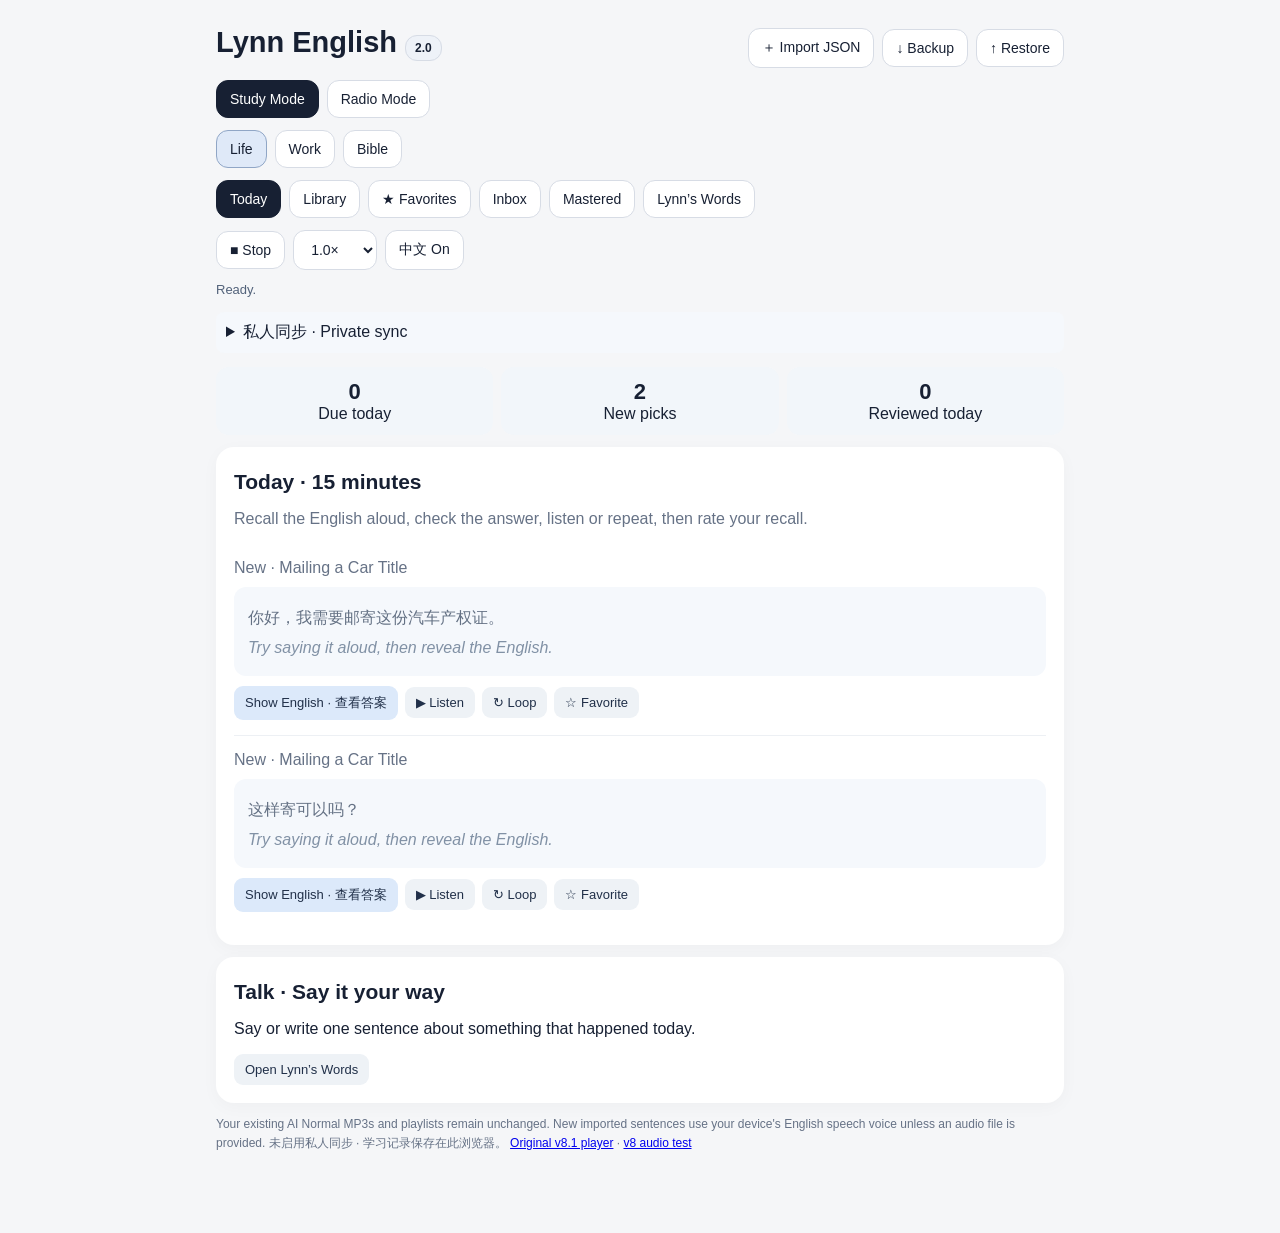
<file: index.html>
<!doctype html>
<html lang="en">
<head>
<meta charset="utf-8">
<meta name="viewport" content="width=device-width,initial-scale=1,viewport-fit=cover">
<meta name="theme-color" content="#f5f6f8">
<title>Lynn English 2.0</title>
<link rel="stylesheet" href="v2.css">
</head>
<body>
<main class="app">
 <header class="topline">
  <div>
   <h1>Lynn English <span class="pill">2.0</span></h1>
  </div>
  <div class="tools">
   <button id="importBtn" type="button" title="Import a JSON lesson from ChatGPT">＋ Import JSON</button>
   <button id="exportBtn" type="button" title="Download your favorites, review history and imported lessons">↓ Backup</button>
   <button id="restoreBtn" type="button" title="Merge a saved backup">↑ Restore</button>
  </div>
 </header>
 <input id="importFile" type="file" accept=".json,application/json" aria-label="Import lessons JSON">
 <input id="restoreFile" type="file" accept=".json,application/json" aria-label="Restore a Lynn English backup">
 <nav id="nav" aria-label="Study navigation">
  <div class="nav modes" aria-label="Learning modes">
   <button type="button" data-mode="study">Study Mode</button>
   <button type="button" data-mode="radio">Radio Mode</button>
  </div>
  <div class="nav channels" aria-label="Learning areas">
   <button type="button" data-channel="life">Life</button>
   <button type="button" data-channel="work">Work</button>
   <button type="button" data-channel="bible">Bible</button>
  </div>
  <div class="nav views" aria-label="Study views">
   <button type="button" data-view="today">Today</button>
   <button type="button" data-view="library">Library</button>
   <button type="button" data-view="favorites">★ Favorites</button>
   <button type="button" data-view="inbox">Inbox</button>
   <button type="button" data-view="mastered">Mastered</button>
   <button type="button" data-view="words">Lynn’s Words</button>
  </div>
 </nav>
 <div class="controls">
  <button id="stopBtn" type="button">■ Stop</button>
  <select id="rate" aria-label="Playback speed">
   <option value="0.85">0.85×</option>
   <option value="0.95">0.95×</option>
   <option value="1.0" selected>1.0×</option>
   <option value="1.1">1.1×</option>
  </select>
  <button id="zhbtn" type="button">中文 On</button>
 </div>
 <div class="status" id="status" role="status" aria-live="polite">Loading your lessons…</div>
 <details class="reading" id="syncPanel">
  <summary id="syncLabel">私人同步 · Private sync</summary>
  <p id="syncNotice">首次同步前请先备份。确认合并后才上传本机学习记录。</p>
  <p id="syncStatus" role="status">仅本机保存</p>
  <form id="syncLogin" class="word-form" hidden>
    <label>邮箱<input name="email" type="email" autocomplete="username" required></label>
    <label>密码<input name="password" type="password" autocomplete="current-password" required></label>
    <div class="row"><button>登录</button><button type="button" id="syncReset">找回密码</button></div>
  </form>
  <div class="row" id="syncSession" hidden>
    <button id="syncVerify" hidden>发送验证邮件</button>
    <button id="syncSignout">退出同步</button>
    <button id="syncArchive">导出含冲突版本的备份</button>
    <details>
     <summary>删除云端账户</summary>
     <label>重新输入密码 <input type="password" id="syncDeletePassword" autocomplete="current-password" required></label>
     <button id="syncDeleteAccount">永久删除云端数据与账户</button>
    </details>
  </div>
  <button id="syncClearLocal" hidden>清除这台设备的个人记录</button>
  <div id="syncMigration" hidden>
    <p id="syncPreview"></p>
    <div id="syncDifferences"></div>
    <button id="syncBackup">下载本机迁移前备份</button>
    <label><input type="checkbox" id="syncBackupConfirmed">已妥善保存本机备份</label>
    <button id="syncConfirm">确认合并并启用同步</button>
  </div>
  <div id="syncConflicts"></div>
 </details>
 <section id="content"></section>
 <footer class="note">
  Your existing AI Normal MP3s and playlists remain unchanged. New imported sentences use your device's English speech voice unless an audio file is provided.
  <span id="syncFooter">未启用私人同步 · 学习记录保存在此浏览器。可以随时下载 Backup。</span>
  <a href="index-v8.1.html">Original v8.1 player</a> · <a href="v8.html">v8 audio test</a>
 </footer>
 <audio id="player" preload="metadata"></audio>
</main>
<script src="tracks.js"></script>
<script src="accounting.js"></script>
<script src="track-audio.js"></script>
<script src="sentence-audio.js"></script>
<script src="v2-core.js"></script>
<script src="unified-content.js"></script>
<script src="v2-app.js"></script>
<script src="sync-config.js"></script>
<script src="v2-sync-core.js"></script>
<script type="module" src="v2-sync.js"></script>
</body>
</html>
</file>
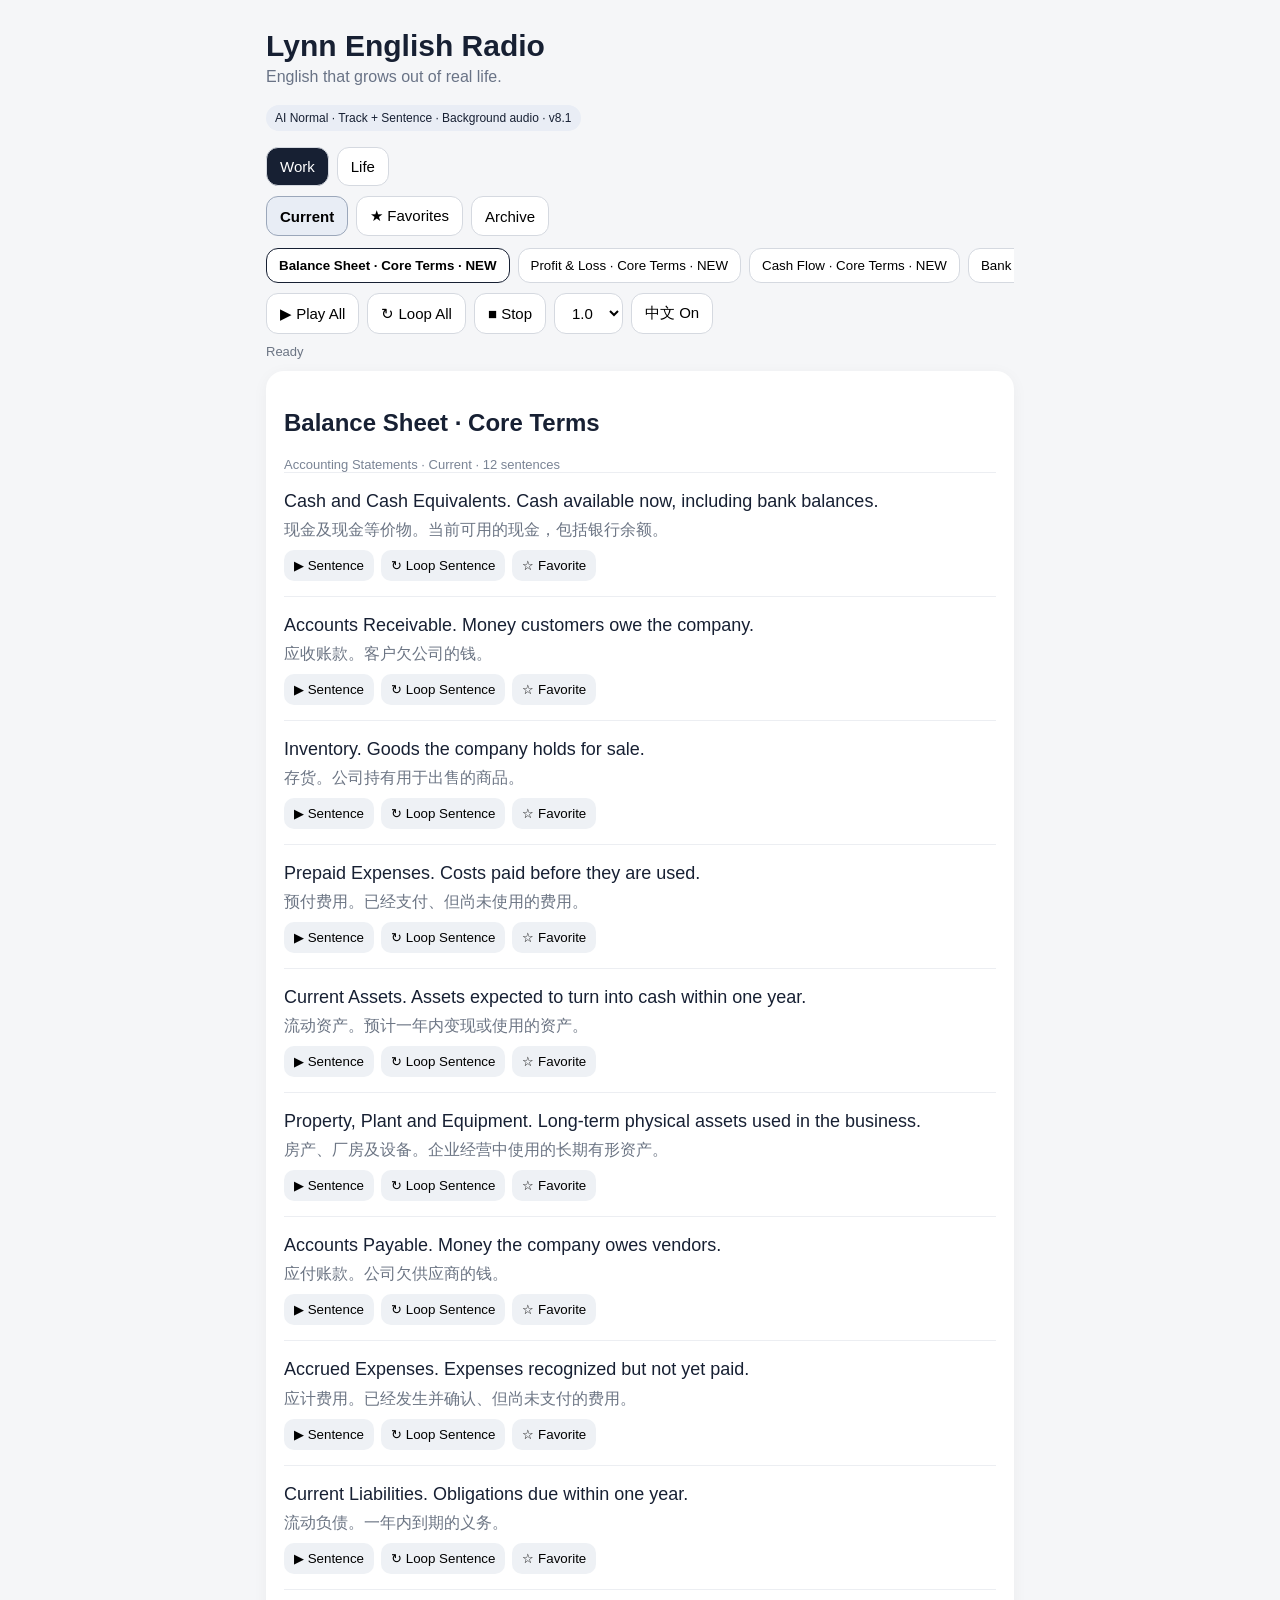
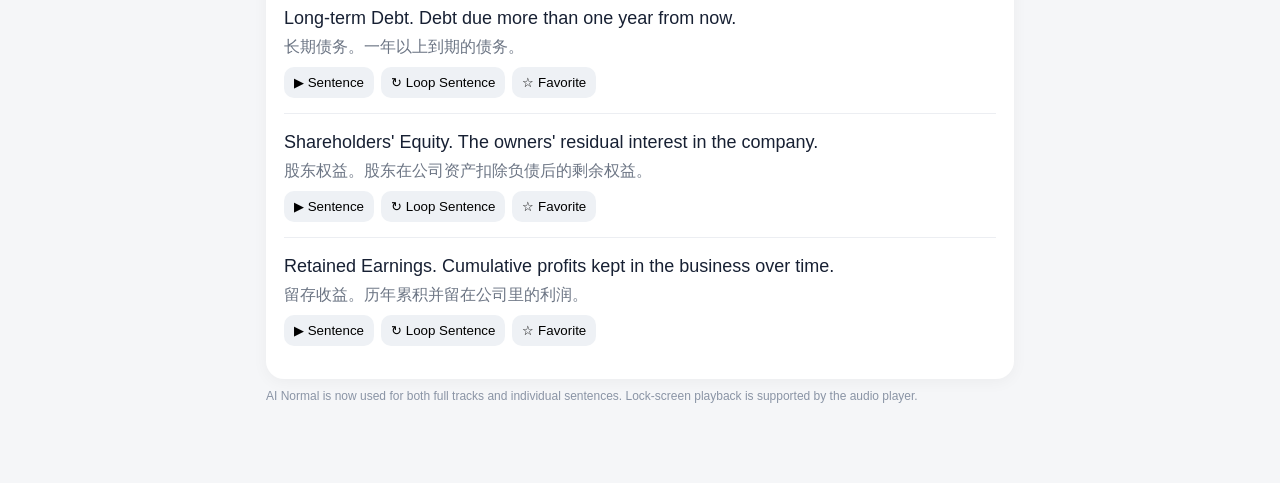
<file: index-v8.1.html>
<!doctype html><html><head><meta charset="utf-8"><meta name="viewport" content="width=device-width,initial-scale=1,viewport-fit=cover"><title>Lynn English Radio</title><style>
:root{font-family:-apple-system,BlinkMacSystemFont,"Segoe UI",sans-serif;color:#172033;background:#f5f6f8}*{box-sizing:border-box}body{margin:0}.app{max-width:780px;margin:auto;padding:24px 16px 80px}h1{font-size:30px;margin:5px 0}.sub{color:#697386;margin-bottom:14px}.tabs,.views,.controls{display:flex;gap:8px;flex-wrap:wrap}.tabs{margin-bottom:10px}.views{margin-bottom:12px}.tabs button,.views button,.controls button,.controls select{border:1px solid #d5d9e0;background:white;border-radius:12px;padding:10px 13px;font-size:15px}.tabs button.active{background:#172033;color:white}.views button.active{background:#e8edf5;border-color:#9ba7ba;font-weight:700}.badge{display:inline-block;background:#e9edf5;padding:6px 9px;border-radius:999px;font-size:12px;margin:5px 0 16px}.tracklist{display:flex;gap:8px;overflow:auto;padding-bottom:10px}.trackbtn{min-width:max-content;border:1px solid #d5d9e0;background:white;border-radius:12px;padding:9px 12px}.trackbtn.active{border-color:#172033;font-weight:700}.card{background:white;border-radius:18px;padding:18px;margin-top:12px;box-shadow:0 3px 16px #0000000b}.meta{color:#7a8495;font-size:13px}.sentence{border-top:1px solid #eceef2;padding:15px 0}.sentence:first-of-type{border-top:0}.en{font-size:18px;line-height:1.45}.zh{color:#6c7584;margin:6px 0}.source{font-size:12px;color:#8791a2;margin-top:4px}.row{display:flex;gap:7px;margin-top:9px;flex-wrap:wrap}.row button{border:0;background:#eef1f5;border-radius:10px;padding:8px 10px}.row button.starred{background:#fff1c7}.playing{outline:2px solid #172033;border-radius:10px;padding:8px}.status{font-size:13px;color:#6c7584;margin-top:10px}.empty{color:#7a8495;padding:20px 0}.note{font-size:12px;color:#8a94a5;margin-top:10px}@media(max-width:480px){h1{font-size:26px}.controls button,.controls select{flex:1}.en{font-size:17px}}
</style></head><body><main class="app"><h1>Lynn English Radio</h1><div class="sub">English that grows out of real life.</div><div class="badge">AI Normal · Track + Sentence · Background audio · v8.1</div><div class="tabs"><button id="work">Work</button><button id="life">Life</button></div><div class="views"><button id="currentView">Current</button><button id="favoritesView">★ Favorites</button><button id="archiveView">Archive</button></div><div class="tracklist" id="tracklist"></div><div class="controls"><button onclick="playAll(false)">▶ Play All</button><button onclick="playAll(true)">↻ Loop All</button><button onclick="stopAll()">■ Stop</button><select id="rate"><option>.85</option><option>.95</option><option selected>1.0</option><option>1.1</option></select><button id="zhbtn">中文 On</button></div><div class="status" id="status">Ready</div><section class="card" id="card"></section><div class="note">AI Normal is now used for both full tracks and individual sentences. Lock-screen playback is supported by the audio player.</div></main>
<script src="tracks.js"></script><script src="accounting.js"></script><script src="track-audio.js"></script><script src="sentence-audio.js"></script><script>
const T=window.LYNN_TRACKS,TRACK_AUDIO=window.LYNN_TRACK_AUDIO||{},SENTENCE_AUDIO=window.LYNN_SENTENCE_AUDIO||{};
let channel=localStorage.channel||'work',view=localStorage.view||'current',ti=0,mode='stop',si=0,showZh=localStorage.zh!=='off',timer=null;
let favorites;try{favorites=new Set(JSON.parse(localStorage.favorites||'[]'))}catch(e){favorites=new Set();localStorage.favorites='[]'}
const media=new Audio();media.preload='metadata';media.setAttribute('playsinline','');media.setAttribute('webkit-playsinline','');
function key(t,s){return [t.channel,t.title,s.en].join('||')}
function pools(){return T.filter(t=>t.channel===channel&&((view==='archive')?t.status==='archive':t.status!=='archive'))}
function favItems(){let a=[];T.filter(t=>t.channel===channel).forEach(t=>t.sentences.forEach(s=>{if(favorites.has(key(t,s)))a.push({t,s})}));return a}
function curTrack(){return pools()[ti]}
function items(){if(view==='favorites')return favItems().map(x=>({en:x.s.en,zh:x.s.zh,t:x.t,s:x.s}));let t=curTrack();return t?t.sentences.map(s=>({en:s.en,zh:s.zh,t,s})):[]}
function sentenceNumber(it){return it&&it.t&&it.s?it.t.sentences.indexOf(it.s)+1:0}
function sentenceSrc(it){let n=sentenceNumber(it);return n&&SENTENCE_AUDIO[it.t.title]?SENTENCE_AUDIO[it.t.title][String(n)]:null}
function setActive(){document.querySelectorAll('.tabs button').forEach(b=>b.classList.toggle('active',b.id===channel));currentView.classList.toggle('active',view==='current');favoritesView.classList.toggle('active',view==='favorites');archiveView.classList.toggle('active',view==='archive')}
function sentenceHTML(it,i,showSource=false){let k=key(it.t,it.s),fav=favorites.has(k);return `<div class="sentence" id="s${i}"><div class="en">${it.en}</div><div class="zh" style="display:${showZh?'block':'none'}">${it.zh}</div>${showSource?`<div class="source">${it.t.title} · ${it.t.meta}</div>`:''}<div class="row"><button onclick="playOne(${i})">▶ Sentence</button><button onclick="loopOne(${i})">↻ Loop Sentence</button><button class="${fav?'starred':''}" onclick="toggleFavorite(${i})">${fav?'★ Saved':'☆ Favorite'}</button></div></div>`}
function render(){setActive();localStorage.channel=channel;localStorage.view=view;let list=pools();if(view==='favorites'){tracklist.innerHTML='';let its=items();card.innerHTML=`<h2>Favorites</h2><div class="meta">${its.length} saved sentences · ${channel==='work'?'Work':'Life'}</div>`+(its.length?its.map((it,i)=>sentenceHTML(it,i,true)).join(''):'<div class="empty">Tap ☆ Favorite on any sentence to build your personal rotation.</div>');zhbtn.textContent='中文 '+(showZh?'On':'Off');return}if(ti>=list.length)ti=0;tracklist.innerHTML=list.map((t,i)=>`<button class="trackbtn ${i===ti?'active':''}" onclick="choose(${i})">${t.title}${t.meta==='Accounting Statements · Current'&&view==='current'?' · NEW':''}</button>`).join('');if(!list.length){card.innerHTML=`<h2>${view==='archive'?'Archive':'Current'}</h2><div class="empty">${view==='archive'?'Nothing archived yet.':'No tracks here yet.'}</div>`;return}let t=curTrack(),its=items();card.innerHTML=`<h2>${t.title}</h2><div class="meta">${t.meta} · ${its.length} sentences</div>`+its.map((it,i)=>sentenceHTML(it,i,false)).join('');zhbtn.textContent='中文 '+(showZh?'On':'Off')}
function choose(i){stopAll();ti=i;render()}
function setChannel(c){stopAll();channel=c;ti=0;render()}work.onclick=()=>setChannel('work');life.onclick=()=>setChannel('life');
function setView(v){stopAll();view=v;ti=0;render()}currentView.onclick=()=>setView('current');favoritesView.onclick=()=>setView('favorites');archiveView.onclick=()=>setView('archive');
zhbtn.onclick=()=>{showZh=!showZh;localStorage.zh=showZh?'on':'off';render()};
rate.onchange=()=>{localStorage.rate=rate.value;media.playbackRate=+rate.value};rate.value=localStorage.rate||'1.0';media.playbackRate=+rate.value;
function mark(i){document.querySelectorAll('.sentence').forEach(x=>x.classList.remove('playing'));let e=document.getElementById('s'+i);if(e)e.classList.add('playing')}
function setSession(title,subtitle){if(!('mediaSession' in navigator))return;try{navigator.mediaSession.metadata=new MediaMetadata({title,artist:'Lynn English Radio · AI Normal',album:subtitle||'Lynn English Radio'});navigator.mediaSession.setActionHandler('play',()=>media.play());navigator.mediaSession.setActionHandler('pause',()=>media.pause());navigator.mediaSession.setActionHandler('stop',()=>stopAll())}catch(e){}}
function playMedia(src,loop,onended,title,subtitle){if(!src){status.textContent='Audio not available yet.';return false}media.onended=null;media.pause();media.loop=!!loop;media.src=src;media.playbackRate=+rate.value;setSession(title,subtitle);media.onended=()=>{if(onended)onended();else if(!media.loop){mode='stop';status.textContent='Ready'}};media.play().catch(()=>status.textContent='Tap play again to start audio.');return true}
function playOne(i){let its=items(),it=its[i];if(!it)return;stopAll();mode='one';si=i;mark(i);status.textContent=it.en+' · AI Normal';playMedia(sentenceSrc(it),false,()=>{if(mode==='one'){mode='stop';status.textContent='Ready'}},it.en,it.t.title)}
function loopOne(i){let its=items(),it=its[i];if(!it)return;stopAll();mode='sentence';si=i;mark(i);status.textContent='Looping · '+it.en+' · AI Normal';playMedia(sentenceSrc(it),true,null,it.en,it.t.title)}
function playTrack(loop){let t=curTrack(),src=t&&TRACK_AUDIO[t.title];if(!t||!src)return false;stopAll();mode=loop?'mediaLoop':'media';status.textContent=(loop?'Looping · ':'Playing · ')+t.title+' · AI Normal';return playMedia(src,loop,()=>{mode='stop';status.textContent='Ready'},t.title,t.meta)}
function nextFavorite(loop){let its=items();if(!its.length||!mode.startsWith('fav'))return;if(si>=its.length){if(loop)si=0;else{mode='stop';status.textContent='Ready';return}}let it=its[si];mark(si);status.textContent=it.en+' · AI Normal';playMedia(sentenceSrc(it),false,()=>{si++;nextFavorite(loop)},it.en,it.t.title)}
function playAll(loop){if(view!=='favorites'&&playTrack(loop))return;let its=items();if(!its.length){status.textContent='Nothing to play';return}stopAll();mode=loop?'favloop':'fav';si=0;nextFavorite(loop)}
function stopAll(){mode='stop';if(timer)clearTimeout(timer);timer=null;media.onended=null;media.pause();try{media.currentTime=0}catch(e){}media.loop=false;status.textContent='Stopped';document.querySelectorAll('.sentence').forEach(x=>x.classList.remove('playing'))}
function toggleFavorite(i){let it=items()[i];if(!it)return;let k=key(it.t,it.s);favorites.has(k)?favorites.delete(k):favorites.add(k);localStorage.favorites=JSON.stringify([...favorites]);stopAll();render()}
render();
</script></body></html>
</file>
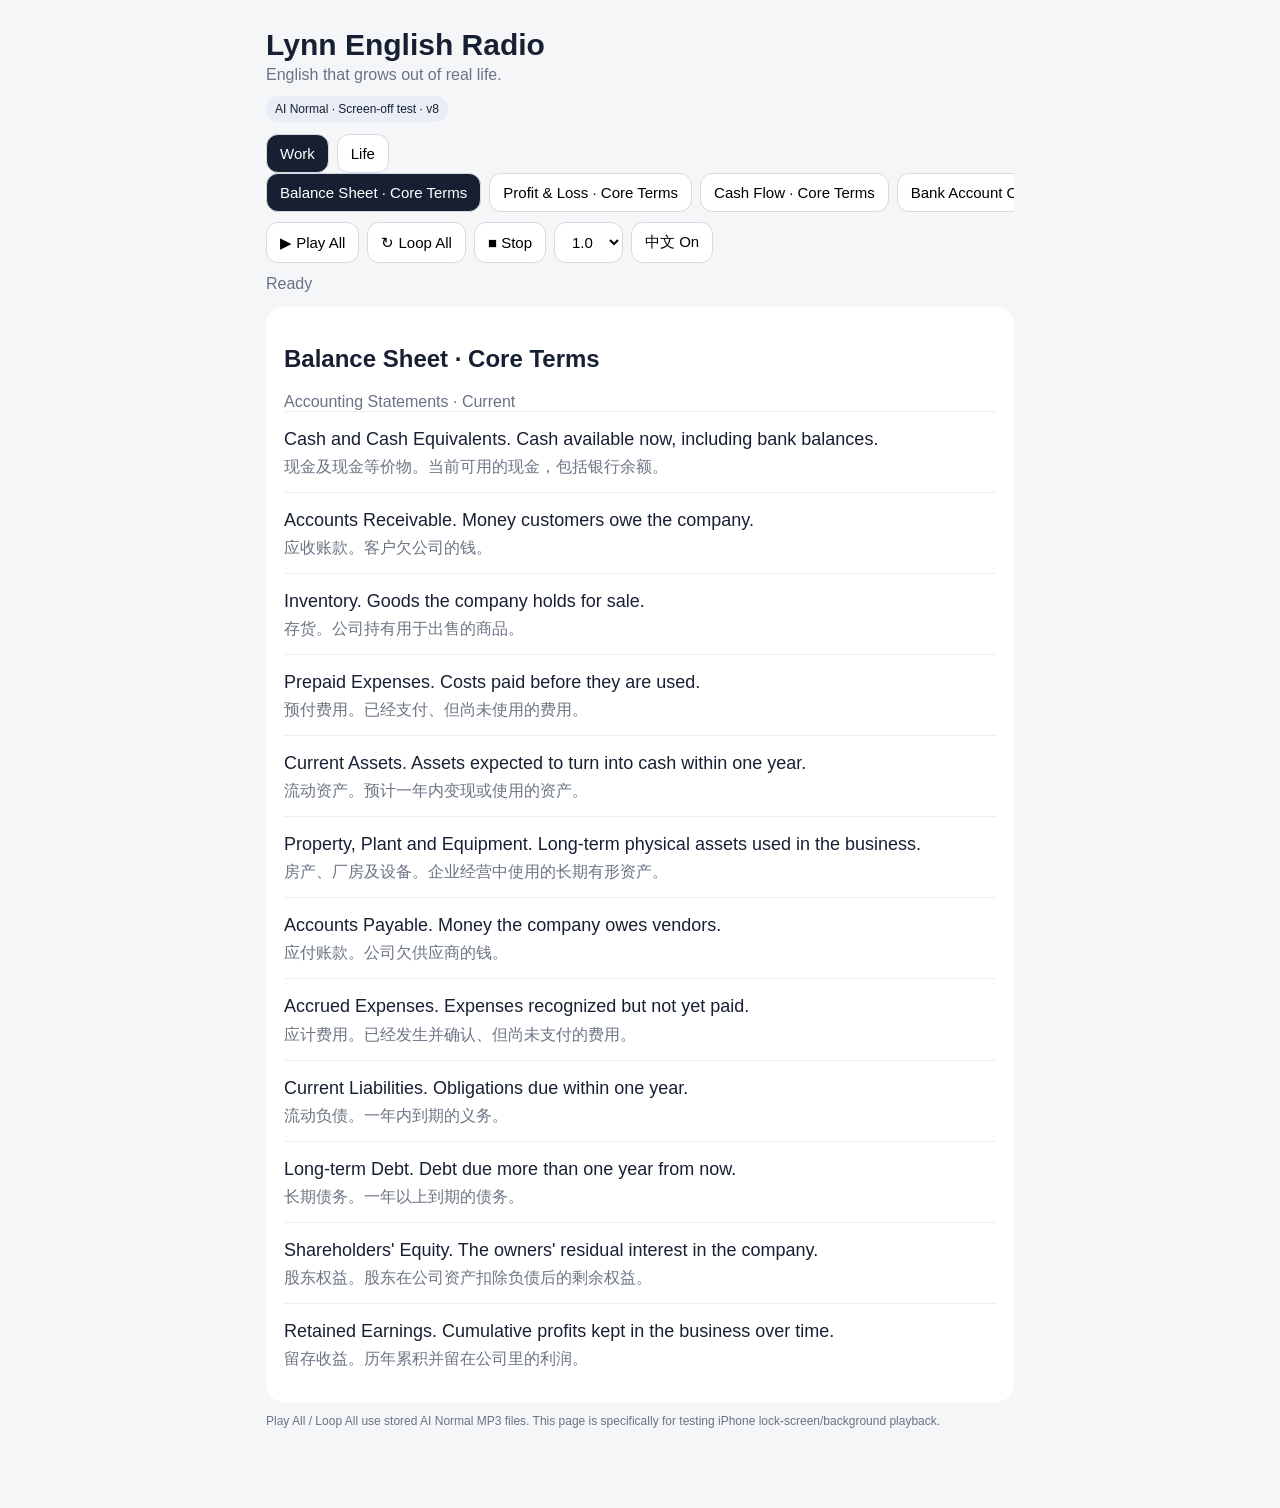
<file: v8.html>
<!doctype html>
<html>
<head>
<meta charset="utf-8">
<meta name="viewport" content="width=device-width,initial-scale=1,viewport-fit=cover">
<meta name="apple-mobile-web-app-capable" content="yes">
<title>Lynn English Radio v8</title>
<style>
:root{font-family:-apple-system,BlinkMacSystemFont,"Segoe UI",sans-serif;color:#172033;background:#f5f6f8}
*{box-sizing:border-box}body{margin:0}.app{max-width:780px;margin:auto;padding:24px 16px 80px}
h1{font-size:30px;margin:4px 0}.sub,.status,.note{color:#697386}.badge{display:inline-block;background:#e9edf5;padding:6px 9px;border-radius:999px;font-size:12px;margin:12px 0}
.tabs,.controls,.tracklist,.row{display:flex;gap:8px;flex-wrap:wrap}.tracklist{overflow:auto;flex-wrap:nowrap;padding-bottom:10px}
button,select{border:1px solid #d5d9e0;background:white;border-radius:12px;padding:10px 13px;font-size:15px}
.tabs button.active,.trackbtn.active{background:#172033;color:white}.trackbtn{min-width:max-content}
.card{background:white;border-radius:18px;padding:18px;margin-top:14px}.sentence{border-top:1px solid #eceef2;padding:14px 0}.sentence:first-of-type{border-top:0}
.en{font-size:18px;line-height:1.45}.zh{color:#6c7584;margin-top:5px}.status{margin:12px 0}.note{font-size:12px;margin-top:12px}
@media(max-width:480px){h1{font-size:27px}.controls button,.controls select{flex:1}.en{font-size:17px}}
</style>
</head>
<body>
<main class="app">
<h1>Lynn English Radio</h1>
<div class="sub">English that grows out of real life.</div>
<div class="badge">AI Normal · Screen-off test · v8</div>

<div class="tabs"><button id="work">Work</button><button id="life">Life</button></div>
<div class="tracklist" id="tracklist"></div>

<div class="controls">
<button id="play">▶ Play All</button>
<button id="loop">↻ Loop All</button>
<button id="stop">■ Stop</button>
<select id="rate"><option>.85</option><option>.95</option><option selected>1.0</option><option>1.1</option></select>
<button id="zhbtn">中文 On</button>
</div>

<div class="status" id="status">Ready</div>
<section class="card" id="card"></section>
<div class="note">Play All / Loop All use stored AI Normal MP3 files. This page is specifically for testing iPhone lock-screen/background playback.</div>
<audio id="player" preload="metadata"></audio>
</main>

<script src="tracks.js?v=8"></script>
<script src="accounting.js?v=8"></script>
<script src="track-audio.js?v=8"></script>
<script>
const T=window.LYNN_TRACKS||[], A=window.LYNN_TRACK_AUDIO||{};
let channel=localStorage.v8channel||'work', ti=0, showZh=localStorage.v8zh!=='off';
const player=document.getElementById('player'), rate=document.getElementById('rate'), status=document.getElementById('status');
rate.value=localStorage.v8rate||'1.0'; player.playbackRate=+rate.value;

function pool(){return T.filter(t=>t.channel===channel&&t.status!=='archive')}
function cur(){return pool()[ti]}
function render(){
  document.getElementById('work').classList.toggle('active',channel==='work');
  document.getElementById('life').classList.toggle('active',channel==='life');
  const p=pool(); if(ti>=p.length)ti=0;
  tracklist.innerHTML=p.map((t,i)=>'<button class="trackbtn '+(i===ti?'active':'')+'" onclick="choose('+i+')">'+t.title+'</button>').join('');
  const t=cur(); if(!t){card.innerHTML='No tracks';return}
  card.innerHTML='<h2>'+t.title+'</h2><div class="sub">'+t.meta+'</div>'+t.sentences.map((s,i)=>'<div class="sentence"><div class="en">'+s.en+'</div><div class="zh" style="display:'+(showZh?'block':'none')+'">'+s.zh+'</div></div>').join('');
  zhbtn.textContent='中文 '+(showZh?'On':'Off');
}
function choose(i){stop();ti=i;render()}
function setChannel(c){stop();channel=c;localStorage.v8channel=c;ti=0;render()}
work.onclick=()=>setChannel('work'); life.onclick=()=>setChannel('life');
zhbtn.onclick=()=>{showZh=!showZh;localStorage.v8zh=showZh?'on':'off';render()};
rate.onchange=()=>{localStorage.v8rate=rate.value;player.playbackRate=+rate.value};

function mediaSession(t){
  if(!('mediaSession' in navigator))return;
  try{
    navigator.mediaSession.metadata=new MediaMetadata({title:t.title,artist:'Lynn English Radio',album:'AI Normal'});
    navigator.mediaSession.setActionHandler('play',()=>player.play());
    navigator.mediaSession.setActionHandler('pause',()=>player.pause());
    navigator.mediaSession.setActionHandler('seekbackward',d=>player.currentTime=Math.max(0,player.currentTime-(d.seekOffset||15)));
    navigator.mediaSession.setActionHandler('seekforward',d=>player.currentTime=Math.min(player.duration||Infinity,player.currentTime+(d.seekOffset||15)));
    navigator.mediaSession.setActionHandler('stop',()=>stop());
  }catch(e){}
}
function start(looping){
  const t=cur(), src=t&&A[t.title];
  if(!src){status.textContent='AI audio is not ready for this track.';return}
  player.pause(); player.src=src+'?v=8'; player.loop=!!looping; player.playbackRate=+rate.value;
  mediaSession(t); status.textContent=(looping?'Looping · ':'Playing · ')+t.title+' · AI Normal';
  player.play().catch(()=>status.textContent='Tap Play All once more to start.');
}
function stop(){player.pause();player.loop=false;try{player.currentTime=0}catch(e){}status.textContent='Stopped'}
play.onclick=()=>start(false); loop.onclick=()=>start(true); document.getElementById('stop').onclick=stop;
player.onended=()=>{if(!player.loop)status.textContent='Ready'};
player.onplay=()=>{try{if('mediaSession' in navigator)navigator.mediaSession.playbackState='playing'}catch(e){}};
player.onpause=()=>{try{if('mediaSession' in navigator)navigator.mediaSession.playbackState='paused'}catch(e){}};
render();
</script>
</body>
</html>
</file>
<file: v2.css>
:root{font-family:-apple-system,BlinkMacSystemFont,"Segoe UI",sans-serif;color:#172033;background:#f5f6f8}
*{box-sizing:border-box}body{margin:0}button,input,select{font:inherit}button{cursor:pointer}
.app{max-width:880px;margin:0 auto;padding:24px 16px 80px}
h1{font-size:29px;margin:2px 0 4px}h2{font-size:21px;margin:5px 0 14px}h3{font-size:17px;margin:2px 0 6px}
.sub,.muted,.meta,.note{color:#667286}.sub{margin-bottom:15px}.note{font-size:12px;line-height:1.6}
.topline,.nav,.controls,.row,.stats,.tools{display:flex;gap:8px;flex-wrap:wrap;align-items:center}
.topline{justify-content:space-between;align-items:flex-start}.topline .tools{margin-top:4px}
.nav{margin:12px 0}.nav button,.controls button,.controls select,.tools button,.pill,.trackbtn,.file-btn{border:1px solid #d7dce5;background:#fff;color:#172033;padding:10px 13px;border-radius:12px;font-size:14px}
.nav button.active{background:#172033;color:#fff;border-color:#172033}
.channels button.active{background:#dfe9f8;color:#172033;border:1px solid #90a6c6}
.pill{padding:5px 9px;font-size:12px;background:#eef2f8}.card{background:#fff;border-radius:18px;padding:18px;margin:12px 0;box-shadow:0 4px 17px #00000008}
.stats{justify-content:space-between}.stat{flex:1;min-width:100px;background:#f2f6fa;padding:12px;border-radius:13px;text-align:center}.stat strong{font-size:22px;display:block}
.tracklist{display:flex;gap:8px;overflow-x:auto;padding:3px 0 9px}.trackbtn{min-width:max-content}.trackbtn.active{background:#e4ecf8;border-color:#8da5c4;font-weight:700}
.sentence{border-top:1px solid #edf0f4;padding:15px 0}.sentence:first-of-type{border-top:0}.en{font-size:18px;line-height:1.5;margin:4px 0}.zh{color:#647184;line-height:1.45;margin:5px 0}
.row{gap:7px;margin-top:10px}.row button{border:0;border-radius:9px;padding:8px 11px;font-size:13px;background:#eef2f6;color:#213049}
.row button.primary{background:#dce9fa}.row button.starred{background:#fff0ba}.row button.good{background:#e0f3e9}.row button.again{background:#fff0e8}
.tag{font-size:12px;color:#52627a;background:#edf1f6;border-radius:99px;padding:5px 9px;display:inline-block;margin-right:5px}
.cardhead{display:flex;justify-content:space-between;gap:12px;align-items:center;flex-wrap:wrap}
.prompt{background:#f5f8fc;padding:14px;border-radius:12px;margin:10px 0}
.hidden-answer{color:#8191a5;font-style:italic;padding:5px 0}.empty{padding:20px;color:#687589;background:#fff;border-radius:14px}
.status{margin:12px 0;color:#52627a;font-size:13px;min-height:1.2em}
.search{width:100%;max-width:280px;border:1px solid #ccd4df;border-radius:10px;padding:10px}
select{border:1px solid #ccd4df;border-radius:10px;padding:9px;background:#fff}
input[type=file]{display:none}button:focus-visible,input:focus-visible,select:focus-visible{outline:3px solid #83b5ed;outline-offset:2px}
.playing{outline:2px solid #7b9cc9;outline-offset:3px;border-radius:8px}
@media(max-width:560px){h1{font-size:26px}.topline .tools{width:100%}.topline .tools button{flex:1}.nav button{flex:1;padding:9px 8px}.en{font-size:17px}.card{padding:15px}.stat{min-width:80px}}
@media(max-width:560px){.nav button,.row button,.controls button,.controls select,.tools button,.trackbtn,button.pill{min-height:44px}.en,.zh,h3{overflow-wrap:anywhere}}

.word-form { display: grid; gap: 12px; max-width: 640px }
.word-form label, .transcript-label { display: grid; gap: 6px }
.word-form input, .word-form textarea, .transcript-label textarea {
  width: 100%; font: inherit; color: inherit; border: 1px solid #acb8c8; border-radius: 8px; padding: 9px;
}
.word-form textarea { min-height: 76px; resize: vertical }
.reading { margin: 14px 0; padding: 10px; background: #f5f8fc; border-radius: 8px }
.reading p { white-space: pre-wrap }
.transcript-label { margin: 8px 0 }

/* Voice-first personal English practice */
.voice-entry{display:grid;gap:10px;padding:15px;border:1px solid #c6d7eb;border-radius:15px;background:#f4f8fd}
.voice-button{display:block;width:100%;min-height:56px;padding:14px 18px;border:0;border-radius:12px;background:#172e55;color:#fff;font-size:17px;font-weight:700;cursor:pointer;text-align:center}
.voice-button[aria-pressed="true"]{background:#a53838}
.voice-button:focus-visible{outline:3px solid #83b5ed;outline-offset:3px}
.voice-status{color:#53657c;font-size:13px;line-height:1.55}
.voice-status[data-state="listening"]{color:#87411e;font-weight:600}
.voice-status[data-state="error"]{color:#93452f}
.voice-status[data-state="done"]{color:#236247}

#wordEditor, #wordHistory{scroll-margin-top:12px}
#wordEditor .word-form{margin-top:12px}
#wordSaved:empty{display:none}
.word-history [aria-pressed="true"]{background:#dce9fa;font-weight:700}
.word-history article p{overflow-wrap:anywhere;white-space:pre-wrap}

#syncPanel pre{white-space:pre-wrap;overflow-wrap:anywhere}
#syncMigration label{display:block;margin:10px 0}
#syncPanel [hidden]{display:none!important}
</file>
